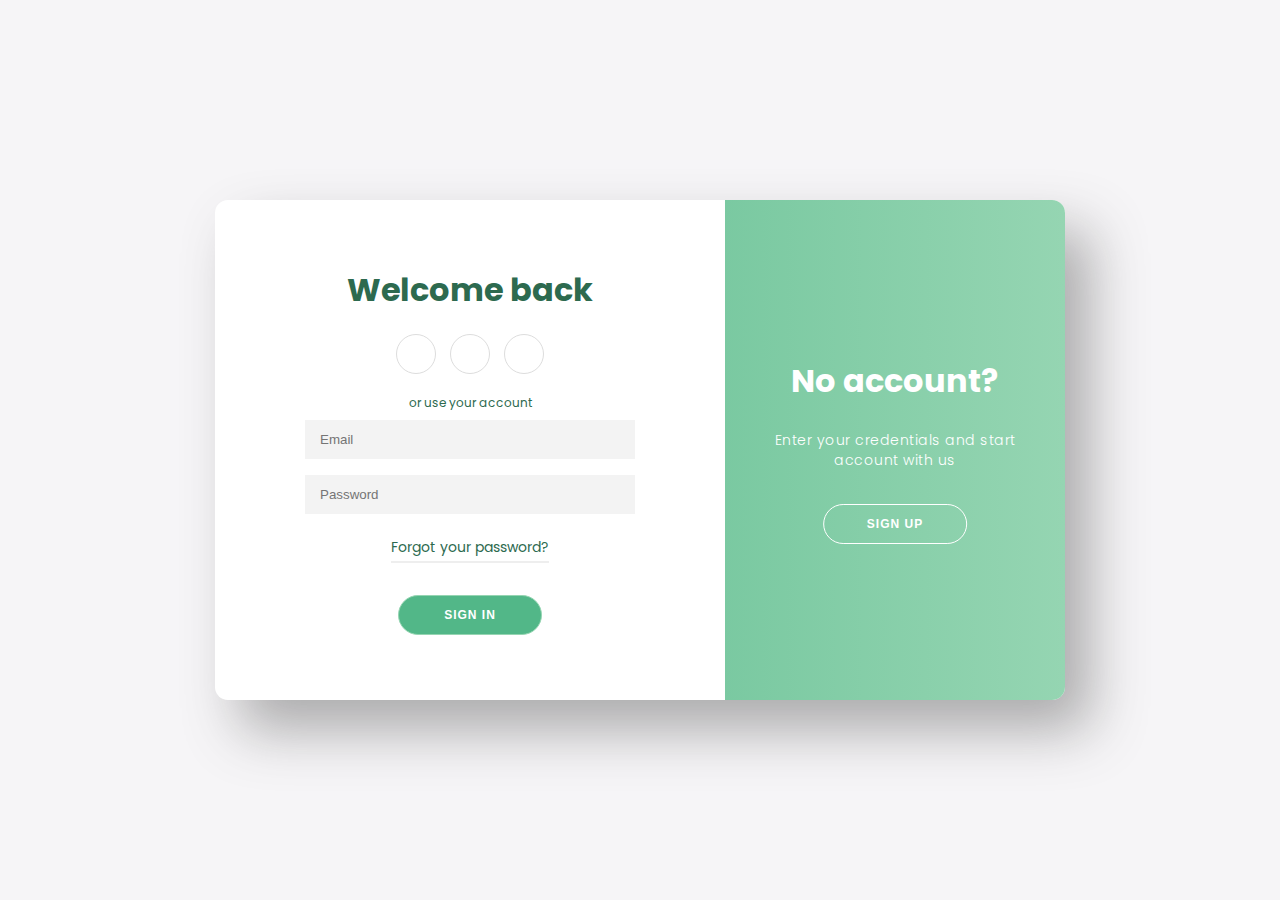
<file: login.html>
<html lang="en">
<head>
    <meta charset="UTF-8">
    <meta http-equiv="X-UA-Compatible" content="IE=edge">
    <meta name="viewport" content="width=device-width, initial-scale=1.0">
    <title> Authentication Forms </title>
     <link rel="stylesheet" href="https://cdnjs.cloudflare.com/ajax/libs/font-awesome/6.1.1/css/all.min.css" integrity="sha512-KfkfwYDsLkIlwQp6LFnl8zNdLGxu9YAA1QvwINks4PhcElQSvqcyVLLD9aMhXd13uQjoXtEKNosOWaZqXgel0g==" crossorigin="anonymous" referrerpolicy="no-referrer" />
    <link rel="stylesheet" href="login.css">
</head>
<body>
    <div class="container" id="container">
        <div class="form-container sign-up-container">
            <form action="#">
                <h1>Join Medium</h1>
                <div class="social-container">
                    <a href="#" class="social"><i class="fab fa-facebook-f"></i></a>
                    <a href="#" class="social"><i class="fab fa-google-plus-g"></i></a>
                    <a href="#" class="social"><i class="fab fa-linkedin-in"></i></a>
                </div>
                <span style="color:#2d6a4f;">or use your email for registration</span>
                <div class="infield">
                    <input type="text" placeholder="Name" />
                    <label></label>
                </div>
                <div class="infield">
                    <input type="email" placeholder="Email" name="email"/>
                    <label></label>
                </div>
                <div class="infield">
                    <input type="password" placeholder="Password" />
                    <label></label>
                </div>
                <button>Sign Up</button>
            </form>
        </div>
        <div class="form-container sign-in-container">
            <form action="#">
                <h1>Welcome back</h1>
                <div class="social-container">
                    <a href="#" class="social"><i class="fab fa-facebook-f"></i></a>
                    <a href="#" class="social"><i class="fab fa-google-plus-g"></i></a>
                    <a href="#" class="social"><i class="fab fa-linkedin-in"></i></a>
                </div>
                <span style="color:#2d6a4f;">or use your account</span>
                <div class="infield">
                    <input type="email" placeholder="Email" name="email"/>
                    <label></label>
                </div>
                <div class="infield">
                    <input type="password" placeholder="Password" />
                    <label></label>
                </div>
                <a href="#" class="forgot">Forgot your password?</a>
                <button>Sign In</button>
            </form>
        </div>
        <div class="overlay-container" id="overlayCon">
            <div class="overlay">
                <div class="overlay-panel overlay-left">
                    <h1>Back again?</h1>
                    <p>To keep in touch, please login with your credentials</p>
                    <button>Sign In</button>
                </div>
                <div class="overlay-panel overlay-right">
                    <h1>No account?</h1>
                    <p>Enter your credentials and start account with us</p>
                    <button id="signUpBtn">Sign Up</button>                </div>
            </div>
            <button id="overlayBtn"></button>
        </div>
    </div>

    <script>
      const container = document.getElementById('container');
      const overlayCon = document.getElementById('overlayCon');
      const overlayBtn = document.getElementById('overlayBtn');

      overlayBtn.addEventListener('click', () => {
        container.classList.toggle('right-panel-active');

        overlayBtn.classList.remove('btnScaled');
        window.requestAnimationFrame(() => {
          overlayBtn.classList.add('btnScaled');
        });
      });

    </script>
</body>
</html>
</file>
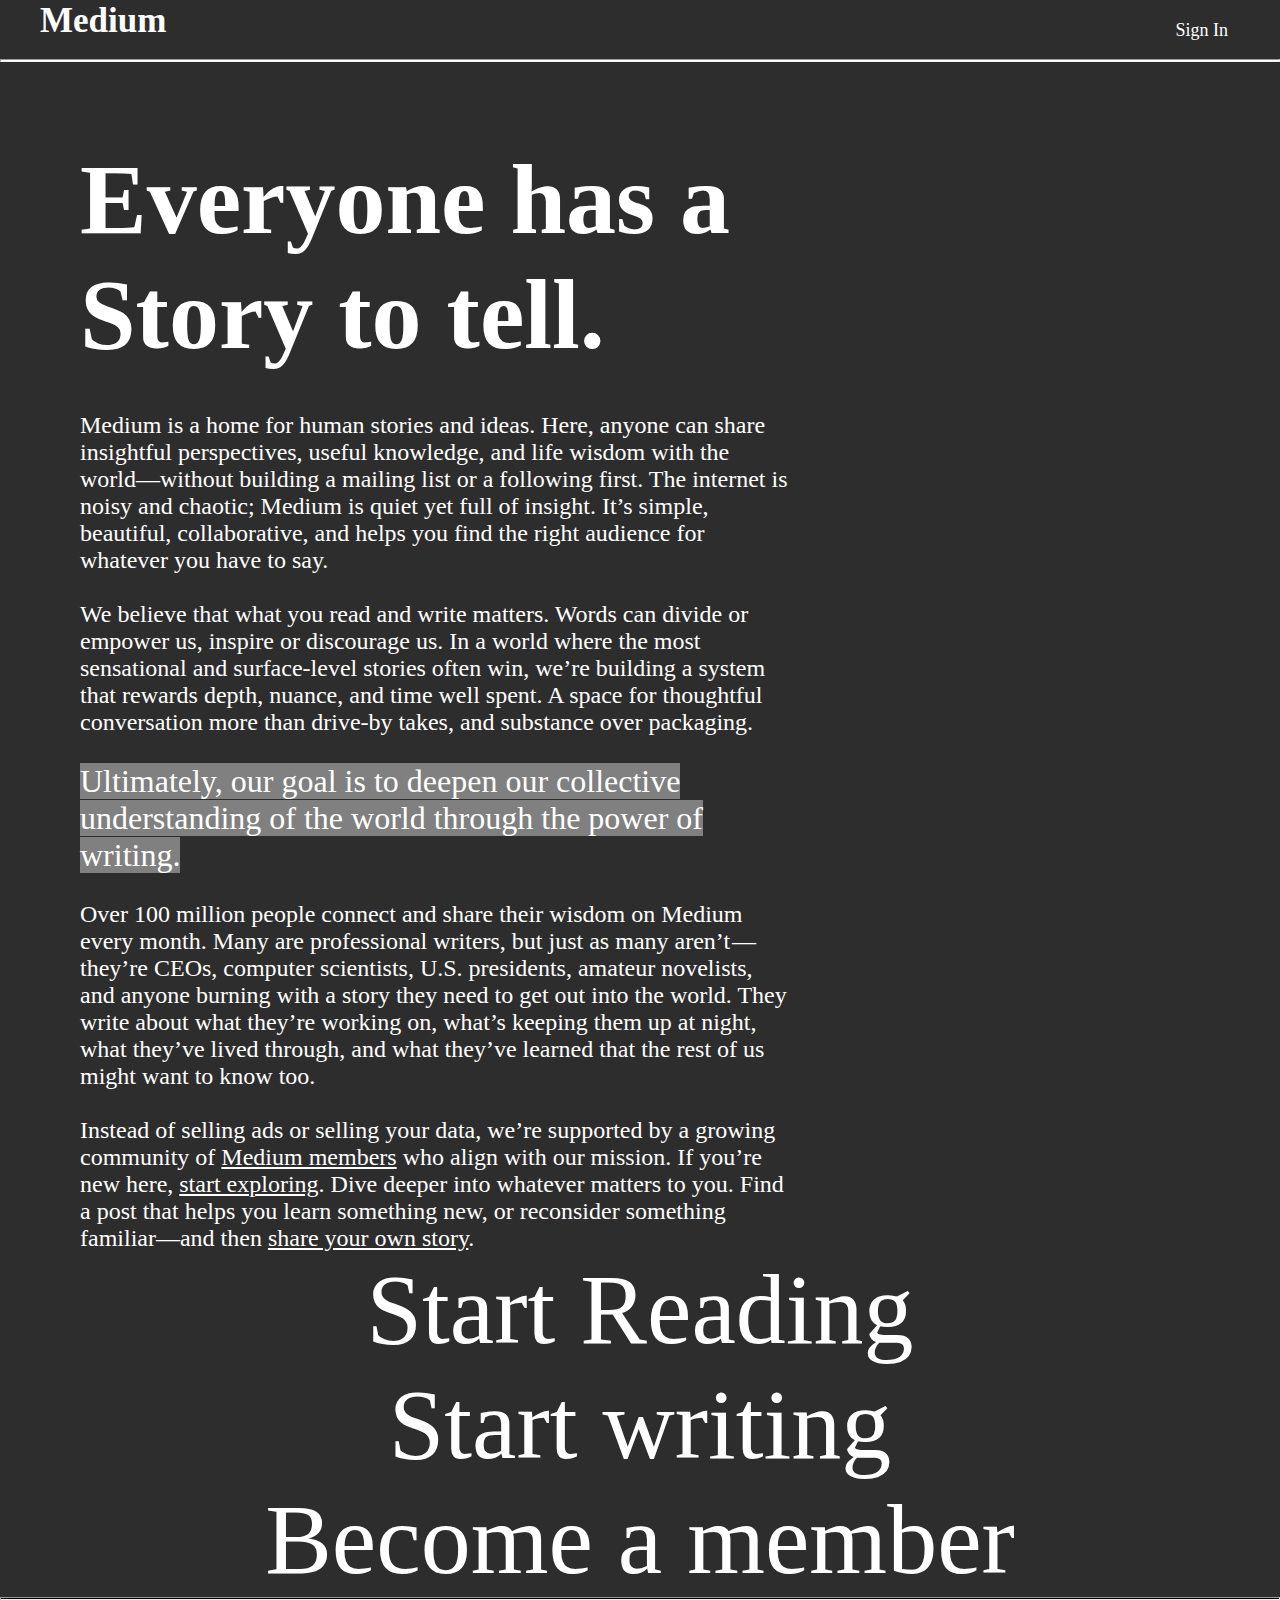
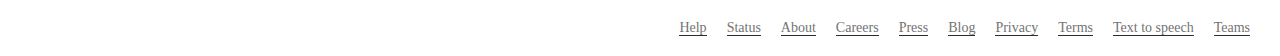
<file: ourstory.html>
<!DOCTYPE html>
<html lang="en">
<head>
    <meta charset="UTF-8">
    <meta name="viewport" content="width=device-width, initial-scale=1.0">
    <title>Document</title>
    <link rel="stylesheet" href="ourstory.css">
</head>
<body>
    <!-- Navbar -->
    <div class="nav">
        <div class="nav-content">
            <div class="logo">
                <a href="index.html">Medium</a>
            </div>
            <ul class="nav-links">
               
                <li><a href="login.html">Sign In</a></li>
            </ul>
        </div>
        <br>
        <hr style="height: 3px; background-color:white;">
    </div>
    <div class="main"></div>
        <div class="main-content">
            <h1>Everyone has a<br> Story to tell.</h1>
            <h2>Medium is a home for human stories and ideas. Here, anyone can share <br>insightful perspectives, useful knowledge, and life wisdom with the <br>world—without building a mailing list or a following first. The internet is<br> noisy and chaotic; Medium is quiet yet full of insight. It’s simple, <br>beautiful, collaborative, and helps you find the right audience for<br> whatever you have to say.
                <br>
                <br>
                We believe that what you read and write matters. Words can divide or<br> empower us, inspire or discourage us. In a world where the most <br>sensational and surface-level stories often win, we’re building a system <br>that rewards depth, nuance, and time well spent. A space for thoughtful <br>conversation more than drive-by takes, and substance over packaging.
                <br>
                <br>
                <span style="background-color: gray; font-size: xx-large; font-weight: 90px;">Ultimately, our goal is to deepen our collective <br>understanding of the world through the power of<br> writing.</span>
                <br>
                <br>
                Over 100 million people connect and share their wisdom on Medium<br>every month. Many are professional writers, but just as many aren’t — <br>they’re CEOs, computer scientists, U.S. presidents, amateur novelists,<br> and anyone burning with a story they need to get out into the world. They<br> write about what they’re working on, what’s keeping them up at night,<br> what they’ve lived through, and what they’ve learned that the rest of us<br> might want to know too.
                <br>
                <br>
                Instead of selling ads or selling your data, we’re supported by a growing<br> community of <a href="#" style="color: white; "><u>Medium members</u></a> who align with our mission. If you’re<br> new here, <a href="#" style="color: white; "><u>start exploring</u></a>. Dive deeper into whatever matters to you. Find<br> a post that helps you learn something new, or reconsider something <br>familiar—and then <a href="#" style="color: white; "><u>share your own story</u></a>.
            </h2>
        </div>

        <div class="container1">
            Start Reading
          </div>
          
          <div class="container2">
            Start writing
          </div>
          
          <div class="container3">
            Become a member
          </div>

          <hr style="height: 3px; background-color: black;">
    <!-- Footer -->
     
    <ul class="footer-links">
        <li><a href="#">Help</a></li>
        <li><a href="#">Status</a></li>
        <li><a href="#">About</a></li>
        <li><a href="#">Careers</a></li>
        <li><a href="#">Press</a></li>
        <li><a href="#">Blog</a></li>
        <li><a href="#">Privacy</a></li>
        <li><a href="#">Terms</a></li>
        <li><a href="#">Text to speech</a></li>
        <li><a href="#">Teams</a></li>
    </ul>
        
        
</body>
</html>
</file>
<file: login.css>
@import url('https://fonts.googleapis.com/css2?family=Poppins:wght@100;200;300;400;500;600;700;800;900&display=swap');

* {
  padding: 0px;
  margin: 0px;
  box-sizing: border-box;
}

:root {
  --linear-grad: linear-gradient(to right, #52b788,  #95d5b2);
  --grad-clr1: #95d5b2;
  --grad-clr2: #52b788;
}

/* :root {
  --linear-grad: linear-gradient(to right, #141E30, #243B55);
  --grad-clr1: #141E30;
  --grad-clr2: #243B55;
} */

/* :root {
  --linear-grad: linear-gradient(to right, #1E3023, #3B5534);
  --grad-clr1: #1E3023;
  --grad-clr2: #3B5534;
} */

/* :root {
  --linear-grad: linear-gradient(to right, #30231E, #55343B);
  --grad-clr1: #30231E;
  --grad-clr2: #55343B;
} */

/* :root {
  --linear-grad: linear-gradient(to right, #301E23, #55343B);
  --grad-clr1: #301E23;
  --grad-clr2: #55343B;
} */

body {
  height: 100vh; 
  background: #f6f5f7;
  display: grid;
  place-content: center; 
  font-family: 'Poppins', sans-serif;
  overflow: hidden;
}

.container {
  position: relative; 
  width: 850px;
  height: 500px; 
  background-color: #FFF;
  box-shadow: 25px 30px 55px #5557;
  border-radius: 13px;
  overflow: hidden;
}

.form-container {
  position: absolute; 
  width: 60%;
  height: 100%;
  padding: 0px 40px; 
  transition: all 0.6s ease-in-out;
}

.sign-up-container {
  opacity: 0;
  z-index: 1;
}

.sign-in-container {
  z-index: 2;
}

form {
  height: 100%;
  display: flex; 
  flex-direction: column;
  align-items: center;
  justify-content: center;
  padding: 0px 50px;  
}

h1 {
  color: #2d6a4f;
}

.social-container {
  margin: 20px 0px; 
}

.social-container a {
  border: 1px solid #DDD;
  border-radius: 50%;
  display: inline-flex;
  justify-content: center;
  align-items: center;
  margin: 0px 5px; 
  height: 40px;
  width: 40px;
}

span {
  font-size: 12px;
}

.infield {
  position: relative;
  margin: 8px 0px; 
  width: 100%;
}

input {
  width: 100%;
  padding: 12px 15px; 
  background-color: #f3f3f3;
  border: none;
  outline: none;
}

label {
  position: absolute;
  left: 50%;
  top: 100%;
  transform: translateX(-50%);
  width: 0%;
  height: 2px;
  background: var(--linear-grad);
  transition: width 0.3s ease;
}

input:focus ~ label {
  width: 100%;
}

a {
  color: #2d6a4f;
  font-size: 14px;
  text-decoration: none; 
  margin: 15px 0px;
}

a.forgot {
  padding-bottom: 3px;
  border-bottom: 2px solid #EEE; 
}

button {
  border-radius: 20px;
  border: 1px solid var(--grad-clr1);
  background: var(--grad-clr2);
  color: #FFF;
  font-size: 12px;
  font-weight: bold; 
  padding: 12px 45px; 
  letter-spacing: 1px;
  text-transform: uppercase; 
}

.form-container button {
  margin-top: 17px;
  transition: 80ms ease-in;
}

.form-container button:hover {
  background: #FFF;
  color: var(--grad-clr1);
}

.overlay-container {
  position: absolute;
  top: 0;
  left: 60%;
  width: 40%;
  height: 100%;
  overflow: hidden; 
  transition: transform 0.6s ease-in-out;
  z-index: 9;
} 

#overlayBtn {
  cursor: pointer;
  position: absolute;
  left: 50%;
  top: 304px;
  transform: translateX(-50%);
  width: 143.67px;
  height: 40px; 
  border: 1px solid #FFF;
  background: transparent; 
  border-radius: 20px;
} 

.overlay {
  position: relative;
  background: var(--linear-grad);
  color: #FFF;
  left: -150%;
  height: 100%;
  width: 250%;
  transition: transform 0.6s ease-in-out;
} 

.overlay-panel {
  position: absolute; 
  display: flex;
  align-items: center;
  justify-content: center; 
  flex-direction: column;
  padding: 0px 40px;
  text-align: center;
  height: 100%;
  width: 340px;  
  transition: 0.6s ease-in-out;
} 

.overlay-left {
  right: 60%;
  transform: translateX(-12%);
}

.overlay-right {
  right: 0;
  transform: translateX(0%);
} 

.overlay-panel h1 {
  color: #FFF; 
}

p {
  font-size: 14px;
  font-weight: 300;
  line-height: 20px;
  letter-spacing: 0.5px;
  margin: 25px 0px 35px;
}

.overlay-panel button {
  border: none;
  background-color: transparent;
} 

.right-panel-active .overlay-container {
  transform: translateX(-150%);
}

.right-panel-active .overlay {
  transform: translateX(50%);
}

.right-panel-active .overlay-left {
  transform: translateX(25%);
}

.right-panel-active .overlay-right {
  transform: translateX(35%);
}

.right-panel-active .sign-in-container {
  transform: translateX(20%);
  opacity: 0;
}

.right-panel-active .sign-up-container {
  transform: translateX(66.7%);
  opacity: 1;
  z-index: 5;
  animation: show 0.6s;
}

@keyframes show {
  0%, 50% {
    opacity: 0;
    z-index: 1;
  }
  50.1%, 100% {
    opacity: 1;
    z-index: 5;
  }
}

btnScaled {
  animation: scaleBtn 0.6s;
}

@keyframes scaleBtn {
  0% {
    width: 143.67px;
  }
  50% {
    width: 250px;
  }
  100% {
    width: 143.67px;
  }
}

.square {
  position: absolute;
  height: 400px;
  top: 50%;
  left: 50%;
  transform: translate(181%, 11%);
  opacity: 0.2;
}

.big-circle {
  position: absolute;
  width: 500px;
  height: 500px;
  border-radius: 50%;
  background: linear-gradient(to bottom, #c03535, #ff4b4b);
  bottom: 50%;
  right: 50%;
  transform: translate(-40%, 38%);
}

.inner-circle {
  position: absolute;
  width: 72%;
  height: 72%;
  background-color: white;
  border-radius: 50%;
  top: 50%;
  left: 50%;
  transform: translate(-50%, -50%);
}
</file>
<file: ourstory.css>
* {
    background-color: #2e2d2d;
    margin: 0;
    padding: 0;
    box-sizing: border-box;
    text-decoration: none;
    font-family: 'Times New Roman', Times, serif;
  }
  
  nav {
    position: fixed;
    top: 0;
    left: 0;
    width: 100%;
    padding: 20px;
    transition: all 0.4s ease;
  }
  
  .nav-content {
    height: 100%;
    max-width: 1200px;
    margin: auto;
    display: flex;
    align-items: center;
    justify-content: space-between;
  }
  
  .logo a {
    font-weight: bold;
    font-size: 35px;
    color: #fffefe;
  }
  
  .nav-content .nav-links {
    display: flex;
    padding-top: 20px;
  }
  
  .nav-content .nav-links li {
    list-style: none;
    margin: 0 8px;
  }
  
  .nav-links li a {
    text-decoration: none;
    color: #ffffff;
    font-size: 18px;
    font-weight: 500;
    padding: 10px 4px;
    transition: all 0.3s ease;
  }
  
  .button {
    background-color: white;
    border-radius: 12px;
    color: #fffefe;
    padding: 6px 8px;
    text-align: center;
    display: inline-block;
    cursor: pointer;
    font-size: 16px;
    margin: 4px 2px;
  }
  
  /* main */
  .main {
    display: flex;
    align-items: center;
    justify-content: space-between;
    padding: 20px;
  }
  
  .main-content {
    flex: 1;
  }

  h1 {
    color: white;
    font-size: 100px;
    padding-top: 40px;
    padding-left: 80px;
  }
  
  h2 {
    color: white;
    padding-top: 40px;
    padding-left: 80px;
    font-size: x-medium;
    font-weight: 100;
  }
  u {
    text-decoration: underline;
  }

  /* Base styling for the containers */


.container1{
    width: 40; /* Full viewport width */
    height: 40; /* Full viewport height */
    background-color: #2e2d2d;
    color: white;
    display: flex;
    justify-content: center;
    font-size: 100px;
    cursor: pointer; /* Changes cursor to pointer on hover */
    transition: background-color 0.3s ease, transform 0.3s ease; /* Smooth transition */
}

.container2{
    width: 40; /* Full viewport width */
    height: 40; /* Full viewport height */
    background-color: #2e2d2d;
    color: white;
    display: flex;
    justify-content: center;
    font-size: 100px;
    cursor: pointer; /* Changes cursor to pointer on hover */
    transition: background-color 0.3s ease, transform 0.3s ease; /* Smooth transition */
}

.container3 {
    width: 40; /* Full viewport width */
    height: 40; /* Full viewport height */
    background-color: #2e2d2d;
    color: white;
    display: flex;
    justify-content: center;
    font-size: 100px;
    cursor: pointer; /* Changes cursor to pointer on hover */
    transition: background-color 0.3s ease, transform 0.3s ease; /* Smooth transition */
}

.container1:hover {
    background-color: rgb(255, 255, 255); /* Changes background color on hover */
    transform: scale(1.1); /* Slightly scales up the box on hover */
    color:black;
}

.container2:hover {
    background-color: rgb(243, 245, 247); /* Changes background color on hover */
    transform: scale(1.1); /* Slightly scales up the box on hover */
    color: black;
}

.container3:hover {
    background-color: rgb(255, 255, 255); /* Changes background color on hover */
    transform: scale(1.0); /* Slightly scales up the box on hover */
    color: black;
}

/* Footer Styles */
.footer-links {
    padding-top: 50%;
    background-color: white;
    padding: 20px;
    padding-left: 0;
    list-style: none;
    text-align: center;
    display: flex;
    justify-content:right;
    font-size: 14px;
  }
  
  .footer-links li {
    margin: 0 10px;
  }
  
  .footer-links a {
    color: #737373;
    background-color: white;
  }
</file>
